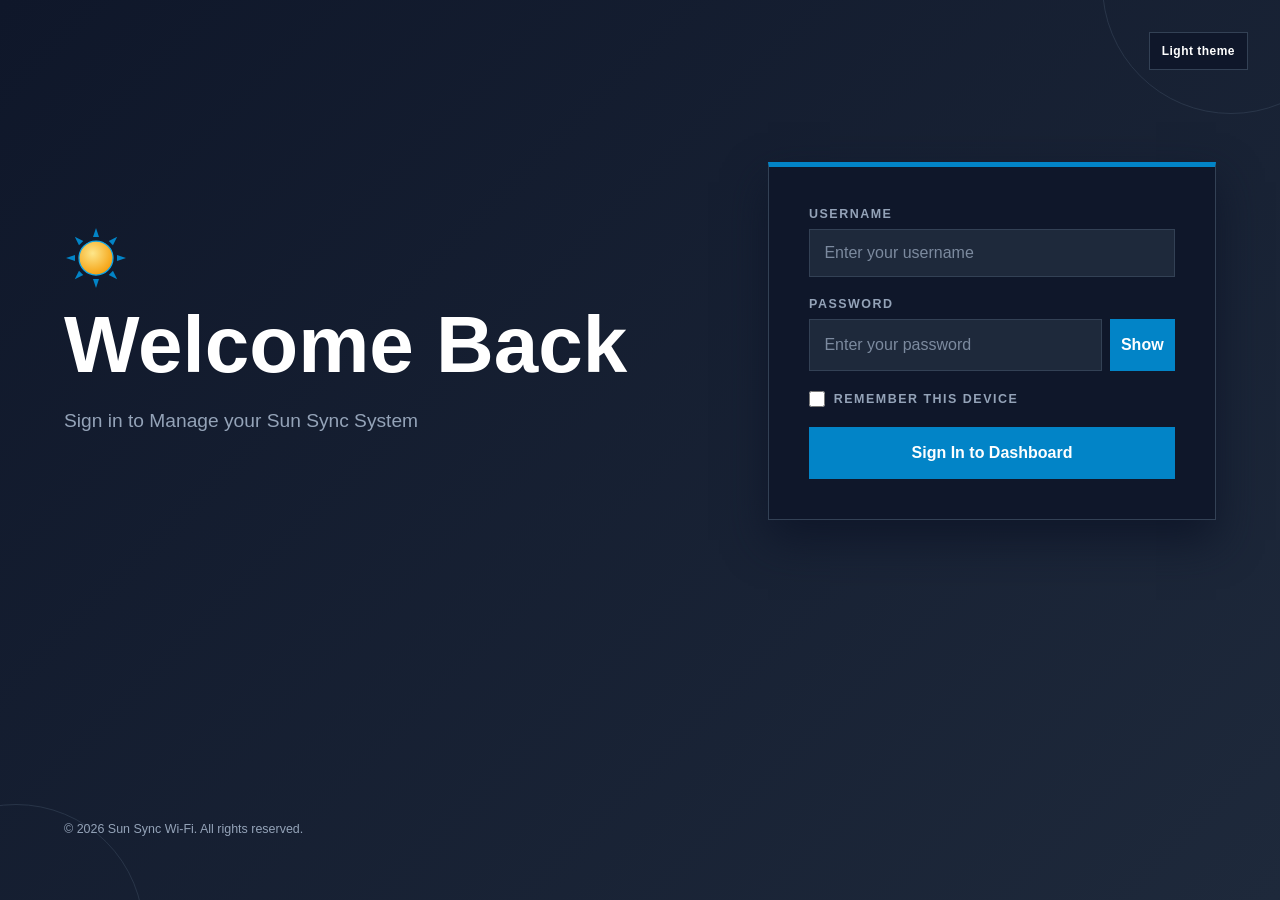
<file: web/dashboard.html>
<!DOCTYPE html>
<html lang="en">
<head>
    <meta charset="UTF-8">
    <meta http-equiv="X-UA-Compatible" content="ie=edge, chrome=1">
    <meta name="viewport" content="width=device-width, initial-scale=1.0">
    <meta name="description" content="Admin Page for Sun Sync">
    <link rel="icon" type="image/svg+xml" href="./resources/img/sun-logo.svg">
    <link rel="stylesheet" href="./resources/css/normalize.css">
    <link rel="stylesheet" href="./resources/css/dashboard.css">
    <link rel="stylesheet" href="./resources/css/theme.css">
    <title>Sun Sync - Admin Dashboard</title>
</head>
<body>
    <div class="container">
        <header class="dash-head">
            <div class="dash-head-main">
                <button class="menu-toggle" type="button" aria-controls="dashboard-sidebar" aria-expanded="false">Menu</button>
                <img class="dash-logo" src="./resources/img/sun-logo.svg" alt="" width="36" height="36">
                <h1>
                    <span class="dash-brand">Sun Sync</span>
                    <span class="dash-context">System Dashboard</span>
                </h1>
            </div>
        </header>
        <div class="wrapper">
            <aside class="sidebar" id="dashboard-sidebar" aria-label="Dashboard navigation">
                <nav class="tabs" aria-label="Dashboard sections">
                    <button class="side-tabs active" type="button" data-target="overview-panel">
                        <svg width="1.5rem" height="1.5rem" viewBox="0 0 24 24" fill="none" xmlns="http://www.w3.org/2000/svg"><path d="M19.9497 17.9497L15 13H22C22 14.933 21.2165 16.683 19.9497 17.9497Z" stroke="currentColor" stroke-width="2" stroke-linecap="round" stroke-linejoin="round"/><path d="M20 10C20 6.13401 16.866 3 13 3V10H20Z" stroke="currentColor" stroke-width="2" stroke-linecap="round" stroke-linejoin="round"/><path d="M2 12C2 16.4183 5.58172 20 10 20C12.2091 20 14.2091 19.1046 15.6569 17.6569L10 12V4C5.58172 4 2 7.58172 2 12Z" stroke="currentColor" stroke-width="2" stroke-linecap="round" stroke-linejoin="round"/></svg>
                        <span>Overview</span>
                    </button>
                    <button class="side-tabs" type="button" data-target="solar-panel">
                        <svg width="1.5rem" height="1.5rem" viewBox="0 0 24 24" fill="none" xmlns="http://www.w3.org/2000/svg"><path d="M14 16H17.8C18.9201 16 19.4802 16 19.908 15.782C20.2843 15.5903 20.5903 15.2843 20.782 14.908C21 14.4802 21 13.9201 21 12.8V6.2C21 5.0799 21 4.51984 20.782 4.09202C20.5903 3.71569 20.2843 3.40973 19.908 3.21799C19.4802 3 18.9201 3 17.8 3H9.2C8.07989 3 7.51984 3 7.09202 3.21799C6.71569 3.40973 6.40973 3.71569 6.21799 4.09202C6.01338 4.49359 6.00082 5.01165 6.00005 6M18 6L13 11L10 8M18 6V9M18 6H15M9 12C9 13.1046 8.10457 14 7 14C5.89543 14 5 13.1046 5 12C5 10.8954 5.89543 10 7 10C8.10457 10 9 10.8954 9 12ZM7 17C7.92997 17 8.39496 17 8.77646 17.1022C9.81173 17.3796 10.6204 18.1883 10.8978 19.2235C11 19.605 11 20.07 11 21H3C3 20.07 3 19.605 3.10222 19.2235C3.37962 18.1883 4.18827 17.3796 5.22354 17.1022C5.60504 17 6.07003 17 7 17Z" stroke="currentColor" stroke-width="2" stroke-linecap="round" stroke-linejoin="round"/></svg>
                        <span>Solar Status</span>
                        
                    </button>
                    <button class="side-tabs" type="button" data-target="wifi-panel">
                        <svg width="1.5rem" height="1.5rem" viewBox="0 0 24 24" fill="none" xmlns="http://www.w3.org/2000/svg"><path d="M12 17.0011H12.01M8 11.5289C9.06151 10.5788 10.4633 10.0011 12 10.0011C13.5367 10.0011 14.9385 10.5788 16 11.5289M10 14.265C10.5308 13.79 11.2316 13.5011 12 13.5011C12.7684 13.5011 13.4692 13.79 14 14.265M3 14.6001V12.1302C3 10.9815 3 10.4071 3.14805 9.87819C3.2792 9.40966 3.49473 8.96898 3.78405 8.5778C4.11067 8.1362 4.56404 7.78358 5.47078 7.07834L8.07078 5.05612C9.47608 3.96311 10.1787 3.4166 10.9546 3.20653C11.6392 3.02116 12.3608 3.02116 13.0454 3.20653C13.8213 3.4166 14.5239 3.96311 15.9292 5.05612L18.5292 7.07834C19.436 7.78358 19.8893 8.1362 20.2159 8.5778C20.5053 8.96898 20.7208 9.40966 20.8519 9.87819C21 10.4071 21 10.9815 21 12.1302V14.6001C21 16.8403 21 17.9604 20.564 18.816C20.1805 19.5687 19.5686 20.1806 18.816 20.5641C17.9603 21.0001 16.8402 21.0001 14.6 21.0001H9.4C7.15979 21.0001 6.03969 21.0001 5.18404 20.5641C4.43139 20.1806 3.81947 19.5687 3.43597 18.816C3 17.9604 3 16.8403 3 14.6001Z" stroke="currentColor" stroke-width="2" stroke-linecap="round" stroke-linejoin="round"/></svg>
                        <span>Wi-Fi Status</span>
                    </button>
                    <button class="side-tabs" type="button" data-target="charge-panel">
                        <svg width="1.5rem" height="1.5rem" viewBox="0 0 24 24" fill="none" xmlns="http://www.w3.org/2000/svg"><path d="M20 18V7.8C20 6.11984 20 5.27976 19.673 4.63803C19.3854 4.07354 18.9265 3.6146 18.362 3.32698C17.7202 3 16.8802 3 15.2 3H8.8C7.11984 3 6.27976 3 5.63803 3.32698C5.07354 3.6146 4.6146 4.07354 4.32698 4.63803C4 5.27976 4 6.11984 4 7.8V18M20 18C20 19.6569 18.6569 21 17 21H7C5.34315 21 4 19.6569 4 18M20 18C20 16.3431 18.6569 15 17 15H7C5.34315 15 4 16.3431 4 18M11.5 6.5L10.5 9H13.5L12.5 11.5M7 18H9" stroke="currentColor" stroke-width="2" stroke-linecap="round" stroke-linejoin="round"/></svg>
                        <span>Charging Status</span>
                    </button>
                    <button class="side-tabs" type="button" data-target="sales-panel">
                        <svg width="1.5rem" height="1.5rem" viewBox="0 0 24 24" fill="none" xmlns="http://www.w3.org/2000/svg"><path d="M14 16H17.8C18.9201 16 19.4802 16 19.908 15.782C20.2843 15.5903 20.5903 15.2843 20.782 14.908C21 14.4802 21 13.9201 21 12.8V6.2C21 5.0799 21 4.51984 20.782 4.09202C20.5903 3.71569 20.2843 3.40973 19.908 3.21799C19.4802 3 18.9201 3 17.8 3H9.2C8.07989 3 7.51984 3 7.09202 3.21799C6.71569 3.40973 6.40973 3.71569 6.21799 4.09202C6.01338 4.49359 6.00082 5.01165 6.00005 6M18 6L13 11L10 8M18 6V9M18 6H15M9 12C9 13.1046 8.10457 14 7 14C5.89543 14 5 13.1046 5 12C5 10.8954 5.89543 10 7 10C8.10457 10 9 10.8954 9 12ZM7 17C7.92997 17 8.39496 17 8.77646 17.1022C9.81173 17.3796 10.6204 18.1883 10.8978 19.2235C11 19.605 11 20.07 11 21H3C3 20.07 3 19.605 3.10222 19.2235C3.37962 18.1883 4.18827 17.3796 5.22354 17.1022C5.60504 17 6.07003 17 7 17Z" stroke="currentColor" stroke-width="2" stroke-linecap="round" stroke-linejoin="round"/></svg>
                        <span>Sales Status</span>
                    </button>
                    <button class="side-tabs" type="button" data-target="settings-panel">
                        <svg width="1.5rem" height="1.5rem" viewBox="0 0 24 24" fill="none" xmlns="http://www.w3.org/2000/svg"><path d="M15 12C15 13.6569 13.6569 15 12 15C10.3431 15 9 13.6569 9 12C9 10.3431 10.3431 9 12 9C13.6569 9 15 10.3431 15 12Z" stroke="currentColor" stroke-width="2" stroke-linecap="round" stroke-linejoin="round"/><path d="M12.9046 3.06005C12.6988 3 12.4659 3 12 3C11.5341 3 11.3012 3 11.0954 3.06005C10.7942 3.14794 10.5281 3.32808 10.3346 3.57511C10.2024 3.74388 10.1159 3.96016 9.94291 4.39272C9.69419 5.01452 9.00393 5.33471 8.36857 5.123L7.79779 4.93281C7.3929 4.79785 7.19045 4.73036 6.99196 4.7188C6.70039 4.70181 6.4102 4.77032 6.15701 4.9159C5.98465 5.01501 5.83376 5.16591 5.53197 5.4677C5.21122 5.78845 5.05084 5.94882 4.94896 6.13189C4.79927 6.40084 4.73595 6.70934 4.76759 7.01551C4.78912 7.2239 4.87335 7.43449 5.04182 7.85566C5.30565 8.51523 5.05184 9.26878 4.44272 9.63433L4.16521 9.80087C3.74031 10.0558 3.52786 10.1833 3.37354 10.3588C3.23698 10.5141 3.13401 10.696 3.07109 10.893C3 11.1156 3 11.3658 3 11.8663C3 12.4589 3 12.7551 3.09462 13.0088C3.17823 13.2329 3.31422 13.4337 3.49124 13.5946C3.69158 13.7766 3.96395 13.8856 4.50866 14.1035C5.06534 14.3261 5.35196 14.9441 5.16236 15.5129L4.94721 16.1584C4.79819 16.6054 4.72367 16.829 4.7169 17.0486C4.70875 17.3127 4.77049 17.5742 4.89587 17.8067C5.00015 18.0002 5.16678 18.1668 5.5 18.5C5.83323 18.8332 5.99985 18.9998 6.19325 19.1041C6.4258 19.2295 6.68733 19.2913 6.9514 19.2831C7.17102 19.2763 7.39456 19.2018 7.84164 19.0528L8.36862 18.8771C9.00393 18.6654 9.6942 18.9855 9.94291 19.6073C10.1159 20.0398 10.2024 20.2561 10.3346 20.4249C10.5281 20.6719 10.7942 20.8521 11.0954 20.94C11.3012 21 11.5341 21 12 21C12.4659 21 12.6988 21 12.9046 20.94C13.2058 20.8521 13.4719 20.6719 13.6654 20.4249C13.7976 20.2561 13.8841 20.0398 14.0571 19.6073C14.3058 18.9855 14.9961 18.6654 15.6313 18.8773L16.1579 19.0529C16.605 19.2019 16.8286 19.2764 17.0482 19.2832C17.3123 19.2913 17.5738 19.2296 17.8063 19.1042C17.9997 18.9999 18.1664 18.8333 18.4996 18.5001C18.8328 18.1669 18.9994 18.0002 19.1037 17.8068C19.2291 17.5743 19.2908 17.3127 19.2827 17.0487C19.2759 16.8291 19.2014 16.6055 19.0524 16.1584L18.8374 15.5134C18.6477 14.9444 18.9344 14.3262 19.4913 14.1035C20.036 13.8856 20.3084 13.7766 20.5088 13.5946C20.6858 13.4337 20.8218 13.2329 20.9054 13.0088C21 12.7551 21 12.4589 21 11.8663C21 11.3658 21 11.1156 20.9289 10.893C20.866 10.696 20.763 10.5141 20.6265 10.3588C20.4721 10.1833 20.2597 10.0558 19.8348 9.80087L19.5569 9.63416C18.9478 9.26867 18.6939 8.51514 18.9578 7.85558C19.1262 7.43443 19.2105 7.22383 19.232 7.01543C19.2636 6.70926 19.2003 6.40077 19.0506 6.13181C18.9487 5.94875 18.7884 5.78837 18.4676 5.46762C18.1658 5.16584 18.0149 5.01494 17.8426 4.91583C17.5894 4.77024 17.2992 4.70174 17.0076 4.71872C16.8091 4.73029 16.6067 4.79777 16.2018 4.93273L15.6314 5.12287C14.9961 5.33464 14.3058 5.0145 14.0571 4.39272C13.8841 3.96016 13.7976 3.74388 13.6654 3.57511C13.4719 3.32808 13.2058 3.14794 12.9046 3.06005Z" stroke="currentColor" stroke-width="2" stroke-linecap="round" stroke-linejoin="round"/></svg>
                        <span>Settings</span>
                    </button>
                </nav>
                <div class="sidebar-tools">
                    <span class="system-status">System Status</span>
                    <button class="theme-toggle" type="button" aria-label="Switch theme">Light theme</button>
                </div>
                <button class="logout-button" type="button">Log Out</button>
            </aside>
            <div class="sidebar-backdrop" aria-hidden="true"></div>
            <main class="panels" id="dashboard-content">
                <div class="tab-panel active" id="overview-panel">
                    <div class="ov-top-grid overview-summary-grid">
                        <div class="card">
                            <div class="card-head">
                                <span>Parameters</span>
                                <svg width="1.5rem" height="1.5rem" viewBox="0 0 24 24" fill="none" xmlns="http://www.w3.org/2000/svg"><path d="M15 12C15 13.6569 13.6569 15 12 15C10.3432 15 9.00004 13.6569 9.00004 12C9.00004 10.3432 10.3432 9.00004 12 9.00004C13.6569 9.00004 15 10.3432 15 12Z" stroke="currentColor" stroke-width="2" stroke-linecap="round" stroke-linejoin="round"/><path d="M7.64338 5.18899L7.56701 6.10541C7.52707 6.58478 7.50709 6.82447 7.40373 7.01167C7.31261 7.1767 7.1767 7.31261 7.01167 7.40373C6.82447 7.50709 6.58477 7.52707 6.10541 7.56701L5.18898 7.64338C4.16259 7.72892 3.6494 7.77168 3.39642 8.00615C3.17627 8.21018 3.05941 8.50232 3.07812 8.8019C3.09961 9.14615 3.44174 9.53105 4.126 10.3008L4.69153 10.9371C5.02586 11.3132 5.19302 11.5012 5.2565 11.7135C5.31243 11.9004 5.31243 12.0997 5.2565 12.2866C5.19302 12.4988 5.02586 12.6869 4.69153 13.063L4.126 13.6992C3.44174 14.469 3.09961 14.8539 3.07812 15.1982C3.05941 15.4978 3.17627 15.7899 3.39642 15.9939C3.6494 16.2284 4.16259 16.2712 5.18899 16.3567L6.10541 16.4331C6.58478 16.473 6.82446 16.493 7.01167 16.5964C7.1767 16.6875 7.31261 16.8234 7.40373 16.9884C7.50709 17.1756 7.52707 17.4153 7.56701 17.8947L7.64338 18.8111C7.72892 19.8375 7.77168 20.3507 8.00615 20.6037C8.21018 20.8238 8.50232 20.9407 8.8019 20.922C9.14615 20.9005 9.53105 20.5583 10.3008 19.8741L10.9371 19.3085C11.3132 18.9742 11.5012 18.8071 11.7135 18.7436C11.9004 18.6876 12.0997 18.6876 12.2866 18.7436C12.4988 18.8071 12.6869 18.9742 13.063 19.3085L13.6992 19.8741C14.469 20.5583 14.8539 20.9005 15.1982 20.922C15.4978 20.9407 15.7899 20.8238 15.9939 20.6037C16.2284 20.3507 16.2712 19.8375 16.3567 18.8111L16.4331 17.8947C16.473 17.4153 16.493 17.1756 16.5964 16.9884C16.6875 16.8234 16.8234 16.6875 16.9884 16.5964C17.1756 16.493 17.4153 16.473 17.8947 16.4331L18.8111 16.3567C19.8375 16.2712 20.3507 16.2284 20.6037 15.9939C20.8238 15.7899 20.9407 15.4978 20.922 15.1982C20.9005 14.8539 20.5583 14.469 19.8741 13.6992L19.3085 13.063C18.9742 12.6869 18.8071 12.4988 18.7436 12.2866C18.6876 12.0997 18.6876 11.9004 18.7436 11.7135C18.8071 11.5012 18.9742 11.3132 19.3085 10.9371L19.8741 10.3008C20.5583 9.53105 20.9005 9.14615 20.922 8.8019C20.9407 8.50232 20.8238 8.21018 20.6037 8.00615C20.3507 7.77168 19.8375 7.72892 18.8111 7.64338L17.8947 7.56701C17.4153 7.52707 17.1756 7.50709 16.9884 7.40373C16.8234 7.31261 16.6875 7.1767 16.5964 7.01167C16.493 6.82446 16.473 6.58478 16.4331 6.10541L16.3567 5.18898C16.2712 4.16259 16.2284 3.6494 15.9939 3.39642C15.7899 3.17627 15.4978 3.05941 15.1982 3.07812C14.8539 3.09961 14.469 3.44174 13.6992 4.126L13.063 4.69153C12.6869 5.02586 12.4988 5.19302 12.2866 5.2565C12.0997 5.31243 11.9004 5.31243 11.7135 5.2565C11.5012 5.19302 11.3132 5.02586 10.9371 4.69153L10.3008 4.126C9.53105 3.44174 9.14615 3.09961 8.8019 3.07812C8.50232 3.05941 8.21018 3.17627 8.00615 3.39642C7.77168 3.6494 7.72892 4.16259 7.64338 5.18899Z" stroke="currentColor" stroke-width="2" stroke-linecap="round" stroke-linejoin="round"/></svg>

                            </div>
                            <div class="card-body">
                                <div class="card-val" id="overview-parameters-value">--</div>
                                <div class="card-sub">Rates per coin</div>
                            </div>
                        </div>
                        <div class="card">
                            <div class="card-head">
                                <span>Battery</span>
                                <svg width="1.5rem" height="1.5rem" viewBox="0 0 24 24" fill="none" xmlns="http://www.w3.org/2000/svg"><path d="M11 9L9.5 12H13.5L12 15M21 13V11M6.2 18H16.8C17.9201 18 18.4802 18 18.908 17.782C19.2843 17.5903 19.5903 17.2843 19.782 16.908C20 16.4802 20 15.9201 20 14.8V9.2C20 8.0799 20 7.51984 19.782 7.09202C19.5903 6.71569 19.2843 6.40973 18.908 6.21799C18.4802 6 17.9201 6 16.8 6H6.2C5.0799 6 4.51984 6 4.09202 6.21799C3.71569 6.40973 3.40973 6.71569 3.21799 7.09202C3 7.51984 3 8.07989 3 9.2V14.8C3 15.9201 3 16.4802 3.21799 16.908C3.40973 17.2843 3.71569 17.5903 4.09202 17.782C4.51984 18 5.07989 18 6.2 18Z" stroke="currentColor" stroke-width="2" stroke-linecap="round" stroke-linejoin="round"/></svg>

                            </div>
                            <div class="card-body">
                                <div class="card-val" id="overview-battery-value">--</div>
                                <div class="card-sub">Current battery level</div>
                            </div>
                        </div>
                        <div class="card">
                            <div class="card-head">
                                <span>Wi-Fi Users</span>
                                <svg width="1.5rem" height="1.5rem" viewBox="0 0 24 24" fill="none" xmlns="http://www.w3.org/2000/svg"><path d="M1.33309 8.07433C0.92156 8.44266 0.886539 9.07485 1.25487 9.48638C1.62319 9.89791 2.25539 9.93293 2.66691 9.5646L1.33309 8.07433ZM21.3331 9.5646C21.7446 9.93293 22.3768 9.89791 22.7451 9.48638C23.1135 9.07485 23.0784 8.44266 22.6669 8.07433L21.3331 9.5646ZM12 19C11.4477 19 11 19.4477 11 20C11 20.5523 11.4477 21 12 21V19ZM12.01 21C12.5623 21 13.01 20.5523 13.01 20C13.01 19.4477 12.5623 19 12.01 19V21ZM14.6905 17.04C15.099 17.4116 15.7315 17.3817 16.1031 16.9732C16.4748 16.5646 16.4448 15.9322 16.0363 15.5605L14.6905 17.04ZM18.0539 13.3403C18.4624 13.7119 19.0949 13.682 19.4665 13.2734C19.8381 12.8649 19.8082 12.2324 19.3997 11.8608L18.0539 13.3403ZM7.96372 15.5605C7.55517 15.9322 7.52524 16.5646 7.89687 16.9732C8.2685 17.3817 8.90095 17.4116 9.3095 17.04L7.96372 15.5605ZM4.60034 11.8608C4.19179 12.2324 4.16185 12.8649 4.53348 13.2734C4.90511 13.682 5.53756 13.7119 5.94611 13.3403L4.60034 11.8608ZM2.66691 9.5646C5.14444 7.34716 8.41371 6 12 6V4C7.90275 4 4.16312 5.54138 1.33309 8.07433L2.66691 9.5646ZM12 6C15.5863 6 18.8556 7.34716 21.3331 9.5646L22.6669 8.07433C19.8369 5.54138 16.0972 4 12 4V6ZM12 21H12.01V19H12V21ZM12 16C13.0367 16 13.9793 16.3931 14.6905 17.04L16.0363 15.5605C14.9713 14.5918 13.5536 14 12 14V16ZM12 11C14.3319 11 16.4546 11.8855 18.0539 13.3403L19.3997 11.8608C17.4466 10.0842 14.8487 9 12 9V11ZM9.3095 17.04C10.0207 16.3931 10.9633 16 12 16V14C10.4464 14 9.02872 14.5918 7.96372 15.5605L9.3095 17.04ZM5.94611 13.3403C7.54544 11.8855 9.66815 11 12 11V9C9.15127 9 6.55344 10.0842 4.60034 11.8608L5.94611 13.3403Z" fill="currentColor"/></svg>
                                
                            </div>
                            <div class="card-body">
                                <div class="card-val" id="overview-wifi-value">--</div>
                                <div class="card-sub">Active Wi-Fi users</div>
                            </div>
                        </div>
                        <div class="card">
                            <div class="card-head">
                                <span>Charging Users</span>
                                <svg width="1.5rem" height="1.5rem" viewBox="0 0 24 24" fill="none" xmlns="http://www.w3.org/2000/svg"><path d="M17.4009 19.2C19.5864 17.558 21 14.9441 21 12C21 7.02944 16.9706 3 12 3C7.02944 3 3 7.02944 3 12C3 16.9706 7.02944 21 12 21V16M10 8V11M14 8V11M8 11H16V12.8C16 13.9201 16 14.4802 15.782 14.908C15.5903 15.2843 15.2843 15.5903 14.908 15.782C14.4802 16 13.9201 16 12.8 16H11.2C10.0799 16 9.51984 16 9.09202 15.782C8.71569 15.5903 8.40973 15.2843 8.21799 14.908C8 14.4802 8 13.9201 8 12.8V11Z" stroke="currentColor" stroke-width="2" stroke-linecap="round" stroke-linejoin="round"/></svg>

                            </div>
                            <div class="card-body">
                                <div class="card-val" id="overview-charging-value">--</div>
                                <div class="card-sub">Active charging users</div>
                            </div>
                        </div>
                        <div class="card">
                            <div class="card-head">
                                <span>Total Sales</span>
                                <svg width="1.5rem" height="1.5rem" viewBox="0 0 24 24" fill="none" xmlns="http://www.w3.org/2000/svg"><path d="M11 4C11 3.44772 10.5523 3 10 3C9.44772 3 9 3.44772 9 4H11ZM9 20C9 20.5523 9.44772 21 10 21C10.5523 21 11 20.5523 11 20H9ZM15 4C15 3.44772 14.5523 3 14 3C13.4477 3 13 3.44772 13 4H15ZM13 20C13 20.5523 13.4477 21 14 21C14.5523 21 15 20.5523 15 20H13ZM6.22354 11.8978L6.48236 10.9319L6.22354 11.8978ZM4.10222 9.77646L5.06815 9.51764L4.10222 9.77646ZM19.8978 9.77646L18.9319 9.51764L19.8978 9.77646ZM17.7765 11.8978L17.5176 10.9319L17.7765 11.8978ZM17.7765 4.10222L17.5176 5.06815L17.7765 4.10222ZM19.8978 6.22354L18.9319 6.48236L19.8978 6.22354ZM6.22354 4.10222L6.48236 5.06815L6.22354 4.10222ZM4.10222 6.22354L5.06815 6.48236L4.10222 6.22354ZM4.10222 13.7765L3.1363 14.0353L4.10222 13.7765ZM6.22354 15.8978L5.96472 16.8637H5.96472L6.22354 15.8978ZM19.8978 13.7765L20.8637 14.0353V14.0353L19.8978 13.7765ZM17.7765 15.8978L17.5176 14.9319L17.7765 15.8978ZM6.22354 19.8978L5.96472 20.8637H5.96472L6.22354 19.8978ZM4.10222 17.7765L5.06815 17.5176L5.06815 17.5176L4.10222 17.7765ZM17.7765 19.8978L18.0353 20.8637H18.0353L17.7765 19.8978ZM19.8978 17.7765L20.8637 18.0353V18.0353L19.8978 17.7765ZM7 7C6.44772 7 6 7.44772 6 8C6 8.55228 6.44772 9 7 9V7ZM7.01 9C7.56228 9 8.01 8.55228 8.01 8C8.01 7.44772 7.56228 7 7.01 7V9ZM17 7C16.4477 7 16 7.44772 16 8C16 8.55228 16.4477 9 17 9V7ZM17.01 9C17.5623 9 18.01 8.55228 18.01 8C18.01 7.44772 17.5623 7 17.01 7V9ZM9 4V20H11V4H9ZM13 4V20H15V4H13ZM8 5H16V3H8V5ZM16 11H8V13H16V11ZM8 11C7.00565 11 6.70464 10.9914 6.48236 10.9319L5.96472 12.8637C6.50545 13.0086 7.13441 13 8 13V11ZM3 8C3 8.86559 2.99141 9.49455 3.1363 10.0353L5.06815 9.51764C5.00859 9.29536 5 8.99435 5 8H3ZM6.48236 10.9319C5.79218 10.7469 5.25308 10.2078 5.06815 9.51764L3.1363 10.0353C3.50617 11.4156 4.58436 12.4938 5.96472 12.8637L6.48236 10.9319ZM19 8C19 8.99435 18.9914 9.29536 18.9319 9.51764L20.8637 10.0353C21.0086 9.49455 21 8.86559 21 8H19ZM16 13C16.8656 13 17.4946 13.0086 18.0353 12.8637L17.5176 10.9319C17.2954 10.9914 16.9944 11 16 11V13ZM18.9319 9.51764C18.7469 10.2078 18.2078 10.7469 17.5176 10.9319L18.0353 12.8637C19.4156 12.4938 20.4938 11.4156 20.8637 10.0353L18.9319 9.51764ZM16 5C16.9944 5 17.2954 5.00859 17.5176 5.06815L18.0353 3.1363C17.4946 2.99141 16.8656 3 16 3V5ZM21 8C21 7.13441 21.0086 6.50545 20.8637 5.96472L18.9319 6.48236C18.9914 6.70464 19 7.00565 19 8H21ZM17.5176 5.06815C18.2078 5.25308 18.7469 5.79218 18.9319 6.48236L20.8637 5.96472C20.4938 4.58436 19.4156 3.50617 18.0353 3.1363L17.5176 5.06815ZM8 3C7.13441 3 6.50545 2.99141 5.96472 3.1363L6.48236 5.06815C6.70464 5.00859 7.00565 5 8 5V3ZM5 8C5 7.00565 5.00859 6.70464 5.06815 6.48236L3.1363 5.96472C2.99141 6.50545 3 7.13441 3 8H5ZM5.96472 3.1363C4.58436 3.50617 3.50617 4.58436 3.1363 5.96472L5.06815 6.48236C5.25308 5.79218 5.79218 5.25308 6.48236 5.06815L5.96472 3.1363ZM10 15H8V17H10V15ZM16 15H14V17H16V15ZM3 12C3 12.8656 2.99141 13.4946 3.1363 14.0353L5.06815 13.5176C5.00859 13.2954 5 12.9944 5 12H3ZM8 15C7.00565 15 6.70464 14.9914 6.48236 14.9319L5.96472 16.8637C6.50545 17.0086 7.13441 17 8 17V15ZM3.1363 14.0353C3.50617 15.4156 4.58436 16.4938 5.96472 16.8637L6.48236 14.9319C5.79218 14.7469 5.25308 14.2078 5.06815 13.5176L3.1363 14.0353ZM19 12C19 12.9944 18.9914 13.2954 18.9319 13.5176L20.8637 14.0353C21.0086 13.4946 21 12.8656 21 12H19ZM16 17C16.8656 17 17.4946 17.0086 18.0353 16.8637L17.5176 14.9319C17.2954 14.9914 16.9944 15 16 15V17ZM18.9319 13.5176C18.7469 14.2078 18.2078 14.7469 17.5176 14.9319L18.0353 16.8637C19.4156 16.4938 20.4938 15.4156 20.8637 14.0353L18.9319 13.5176ZM16 19H8V21H16V19ZM21 16V8H19V16H21ZM5 16V8H3V16H5ZM8 19C7.00565 19 6.70464 18.9914 6.48236 18.9319L5.96472 20.8637C6.50545 21.0086 7.13441 21 8 21V19ZM3 16C3 16.8656 2.99141 17.4946 3.1363 18.0353L5.06815 17.5176C5.00859 17.2954 5 16.9944 5 16H3ZM6.48236 18.9319C5.79218 18.7469 5.25308 18.2078 5.06815 17.5176L3.1363 18.0353C3.50617 19.4156 4.58436 20.4938 5.96472 20.8637L6.48236 18.9319ZM16 21C16.8656 21 17.4946 21.0086 18.0353 20.8637L17.5176 18.9319C17.2954 18.9914 16.9944 19 16 19V21ZM19 16C19 16.9944 18.9914 17.2954 18.9319 17.5176L20.8637 18.0353C21.0086 17.4946 21 16.8656 21 16H19ZM18.0353 20.8637C19.4156 20.4938 20.4938 19.4156 20.8637 18.0353L18.9319 17.5176C18.7469 18.2078 18.2078 18.7469 17.5176 18.9319L18.0353 20.8637ZM7 9H7.01V7H7V9ZM17 9H17.01V7H17V9Z" fill="currentColor"/></svg>

                            </div>
                            <div class="card-body">
                                <div class="card-val" id="overview-sales-value">--</div>
                                <div class="card-sub">All-time sales</div>
                            </div>
                        </div>
                    </div>
                    <div class="ov-bot-grid">
                        <div class="sys-diag">
                            <div class="card">
                                <div class="sec-title">
                                    <span>System Activity</span>
                                </div>
                                <div class="table-responsive">
                                    <table class="overview-activity-table">
                                        <thead>
                                            <tr><th>Metric</th><th>Value</th><th>Updated</th></tr>
                                        </thead>
                                        <tbody id="overview-activity-body">
                                            <tr><td colspan="3">Loading activity...</td></tr>
                                        </tbody>
                                    </table>
                                </div>
                                <div class="sales-pagination overview-pagination" aria-label="Overview activity pages">
                                    <button type="button" id="overview-previous" disabled>Previous</button>
                                    <span id="overview-page-status">Page 1 of 1</span>
                                    <button type="button" id="overview-next" disabled>Next</button>
                                </div>
                            </div>
                            <div class="card">
                                <div class="param-info">
                                    <h3>System Health</h3>
                                    <ul class="param-list">
                                        <li class="param-itm">
                                            <span>System Status</span>
                                            <span id="system-status-value">Checking...</span>
                                        </li>
                                        <li class="param-itm">
                                            <span>System Uptime</span>
                                            <span id="system-uptime-value">--</span>
                                        </li>
                                        <li class="param-itm">
                                            <span title="System temperature telemetry is not connected yet.">System Temperature</span>
                                            <span title="System temperature telemetry is not connected yet.">Data unavailable</span>
                                        </li>
                                    </ul>
                                    <div class="health-actions">
                                        <button class="param-btn" id="check-diagnostic" type="button">Check Diagnostic</button>
                                        <button class="param-btn export-btn" id="export-business-data" type="button">Export Business Data</button>
                                    </div>
                                    <span class="health-status" id="health-status-value" role="status" aria-live="polite"></span>
                                    <div class="backup-controls">
                                        <label for="backup-frequency">Automatic database backup
                                            <select id="backup-frequency">
                                                <option value="manual">Manual only</option>
                                                <option value="daily">Daily</option>
                                                <option value="weekly">Weekly</option>
                                                <option value="monthly">Monthly</option>
                                            </select>
                                        </label>
                                        <button class="param-btn" id="backup-now" type="button">Backup Database Now</button>
                                        <span class="health-status" id="backup-status-value" role="status" aria-live="polite"></span>
                                        <div class="backup-summary" id="backup-summary" aria-live="polite">
                                            <span>Last backup: --</span>
                                            <span>Next backup: --</span>
                                        </div>
                                        <ul class="backup-history" id="backup-history" aria-label="Recent database backups"></ul>
                                    </div>
                                </div>
                            </div>
                        </div>
                    </div>
                </div>
                <div class="tab-panel" id="solar-panel">
                    <div class="ov-top-grid">
                        <div class="card solar-summary-card">
                            <div class="card-head">
                                <span>Panel DC Bus Voltage</span>
                            </div>
                            <div class="card-body">
                                <div class="card-val" id="sensor-bus-voltage">--</div>
                                <div class="card-sub">Panel INA219 measurement</div>
                            </div>
                        </div>
                        <div class="card solar-summary-card">
                            <div class="card-head">
                                <span>Panel DC Current</span>
                            </div>
                            <div class="card-body">
                                <div class="card-val" id="sensor-current">--</div>
                                <div class="card-sub">Panel INA219 measurement</div>
                            </div>
                        </div>
                        <div class="card solar-summary-card">
                            <div class="card-head">
                                <span>Panel DC Power</span>
                            </div>
                            <div class="card-body">
                                <div class="card-val" id="sensor-power">--</div>
                                <div class="card-sub">Panel INA219 measurement</div>
                            </div>
                        </div>
                    </div>
                    <section class="card battery-flow-card" aria-labelledby="sensor-status-title">
                        <div class="card-head">
                            <span id="sensor-status-title">Panel Sensor Status</span>
                            <span class="power-source-status" id="sensor-status"
                                  data-state="pending" role="status" aria-live="polite">
                                Waiting for ESP32 readings
                            </span>
                        </div>
                        <div class="battery-flow-body">
                            <div class="battery-flow-reading">
                                <span>Last sensor update</span>
                                <strong id="sensor-updated-at">--</strong>
                            </div>
                        </div>
                    </section>
                    <div class="bot-cont">
                        <div class="card solar-chart-card">
                            <div class="card-head">
                                <span>Solar Output History</span>
                            </div>
                            <div class="card-body solar-chart-body">
                                <div class="solar-chart-wrap">
                                    <canvas id="solar-output-chart" aria-label="Solar output history in watts"></canvas>
                                </div>
                            </div>
                        </div>
                    </div>
                </div>
                <div class="tab-panel" id="wifi-panel">
                    <div class="ov-top-grid">
                        <div class="card wifi-summary-card">
                            <div class="card-head">
                                <span>Active AP Clients</span>
                            </div>
                            <div class="card-body">
                                <div class="card-val" id="wifi-ap-active-value">--</div>
                                <div class="card-sub">Currently connected to ESP32</div>
                            </div>
                        </div>
                        <div class="card wifi-summary-card">
                            <div class="card-head">
                                <span>Total Sessions</span>
                            </div>
                            <div class="card-body">
                                <div class="card-val" id="wifi-total-value">--</div>
                                <div class="card-sub">Recorded Wi-Fi sessions</div>
                            </div>
                        </div>
                        <div class="card wifi-summary-card">
                            <div class="card-head">
                                <span>Data Downloaded (This Month)</span>
                            </div>
                            <div class="card-body">
                                <div class="card-val" id="wifi-data-value">--</div>
                                <div class="card-sub">Downloaded by Wi-Fi users this month</div>
                            </div>
                        </div>
                        <div class="card wifi-summary-card">
                            <div class="card-head">
                                <span>Average Downloaded</span>
                            </div>
                            <div class="card-body">
                                <div class="card-val" id="wifi-avg-value">--</div>
                                <div class="card-sub" id="wifi-avg-sub">Per session this month</div>
                            </div>
                        </div>
                    </div>
                    <div class="bot-cont">
                        <div class="card solar-chart-card">
                            <div class="card-head">
                                <span>Data Downloaded (This Month)</span>
                            </div>
                            <div class="card-body solar-chart-body">
                                <div class="solar-chart-wrap">
                                    <canvas id="wifi-data-chart" aria-label="Data downloaded per day this month in megabytes"></canvas>
                                </div>
                            </div>
                        </div>
                    </div>
                    <div class="bot-cont wifi-cards-stack">
                        <div class="card wifi-clients-card">
                            <div class="card-head">
                                <span>Recorded Wi-Fi Sessions</span>
                                <button class="param-btn" id="stop-all-sessions" type="button">Stop all sessions</button>
                            </div>
                            <div class="card-body">
                                <table class="wifi-clients-table">
                                    <thead>
                                        <tr><th>Device</th><th>Target</th><th>Status</th><th>Data downloaded</th><th>Duration</th><th>Action</th></tr>
                                    </thead>
                                    <tbody id="wifi-clients-body">
                                        <tr><td colspan="6">Loading Wi-Fi sessions...</td></tr>
                                    </tbody>
                                </table>
                                <div class="sales-pagination wifi-pagination" aria-label="Wi-Fi session pages">
                                    <button type="button" id="wifi-previous" disabled>Previous</button>
                                    <span id="wifi-page-status">Page 1 of 1</span>
                                    <button type="button" id="wifi-next" disabled>Next</button>
                                </div>
                            </div>
                        </div>
                        <div class="card wifi-clients-card">
                            <div class="card-head">
                                <span>Connected Devices</span>
                            </div>
                            <div class="card-body">
                                <p class="card-sub" id="esp32-wifi-status" role="status" aria-live="polite">
                                    Waiting for ESP32 client data.
                                </p>
                                <table class="wifi-clients-table">
                                    <thead>
                                        <tr><th>Device name</th><th>IP address</th><th>MAC address</th><th>Signal</th><th>Downloaded</th></tr>
                                    </thead>
                                    <tbody id="esp32-wifi-clients-body">
                                        <tr><td colspan="5">Loading connected devices...</td></tr>
                                    </tbody>
                                </table>
                                <div class="sales-pagination wifi-pagination" aria-label="Connected device pages">
                                    <button type="button" id="wifi-ap-previous" disabled>Previous</button>
                                    <span id="wifi-ap-page-status" aria-live="polite">Page 1 of 1</span>
                                    <button type="button" id="wifi-ap-next" disabled>Next</button>
                                </div>
                            </div>
                        </div>
                    </div>
                </div>
                <div class="tab-panel" id="charge-panel">
                    <div class="ov-top-grid">
                        <div class="card charging-summary-card">
                            <div class="card-head">
                                <span>Ports in Use</span>
                            </div>
                            <div class="card-body">
                                <div class="card-val" id="charging-used-value">--</div>
                                <div class="card-sub">Active charging sessions</div>
                            </div>
                        </div>
                        <div class="card charging-summary-card">
                            <div class="card-head">
                                <span>Total Charging Sessions</span>
                            </div>
                            <div class="card-body">
                                <div class="card-val" id="charging-total-value">--</div>
                                <div class="card-sub">Recorded charging sessions</div>
                            </div>
                        </div>
                        <div class="card charging-summary-card">
                            <div class="card-head">
                                <span>Average Session Time</span>
                            </div>
                            <div class="card-body">
                                <div class="card-val" id="charging-average-value">--</div>
                                <div class="card-sub">Average session duration</div>
                            </div>
                        </div>
                    </div>
                    <section class="card battery-flow-card" aria-labelledby="charging-battery-title">
                        <div class="card-head">
                            <span id="charging-battery-title">Battery Level</span>
                            <span class="power-source-status" id="charging-battery-status"
                                  data-state="pending" role="status" aria-live="polite">
                                Waiting for battery reading
                            </span>
                        </div>
                        <div class="battery-flow-body">
                            <div class="battery-flow-reading">
                                <span>Estimated charge</span>
                                <strong id="charging-battery-value">--</strong>
                            </div>
                            <div class="battery-flow-track" id="charging-battery-bar"
                                 role="progressbar" aria-label="Estimated battery charge"
                                 aria-valuemin="0" aria-valuemax="100" aria-valuenow="0"
                                 aria-valuetext="Waiting for battery reading">
                                <span class="battery-flow-fill" id="charging-battery-fill"></span>
                            </div>
                            <div class="battery-flow-reading">
                                <span>INA219 battery voltage</span>
                                <strong id="charging-battery-voltage">--</strong>
                            </div>
                            <div class="battery-flow-reading">
                                <span>Battery current</span>
                                <strong id="charging-battery-current">--</strong>
                            </div>
                            <div class="battery-flow-reading">
                                <span>Battery power</span>
                                <strong id="charging-battery-power">--</strong>
                            </div>
                            <div class="card-sub">Voltage-based estimate for a 1S Li-ion pack (3.0–4.2 V); load can affect accuracy.</div>
                        </div>
                    </section>
                    <div class="bot-cont">
                        <div class="card charging-chart-card">
                            <div class="card-head">
                                <span>Port Distribution</span>
                            </div>
                            <div class="card-body charging-chart-body">
                                <div class="charging-chart-wrap">
                                    <canvas id="charging-port-chart" aria-label="Charging sessions in use versus inactive"></canvas>
                                </div>
                            </div>
                        </div>
                    </div>
                    <div class="bot-cont wifi-cards-stack">
                        <div class="card wifi-clients-card">
                            <div class="card-head">
                                <span>Recorded Charging Sessions</span>
                                <button class="param-btn" id="stop-all-charging" type="button">Stop all sessions</button>
                            </div>
                            <div class="card-body">
                                <table class="wifi-clients-table">
                                    <thead>
                                        <tr><th>Device</th><th>Started</th><th>Status</th><th>Duration</th><th>Action</th></tr>
                                    </thead>
                                    <tbody id="charging-sessions-body">
                                        <tr><td colspan="5">Loading charging sessions...</td></tr>
                                    </tbody>
                                </table>
                                <div class="sales-pagination wifi-pagination" aria-label="Charging session pages">
                                    <button type="button" id="charging-previous" disabled>Previous</button>
                                    <span id="charging-page-status">Page 1 of 1</span>
                                    <button type="button" id="charging-next" disabled>Next</button>
                                </div>
                            </div>
                        </div>
                    </div>
                </div>
                <div class="tab-panel" id="sales-panel">
                    <div class="ov-top-grid">
                        <div class="card sales-summary-card">
                            <div class="card-head">
                                <span>Total Revenue (Today)</span>
                            </div>
                            <div class="card-body">
                                <div class="card-val" id="sales-today-value">--</div>
                                <div class="card-sub">PHP collected today</div>
                            </div>
                        </div>
                        <div class="card sales-summary-card">
                            <div class="card-head">
                                <span>Total Transactions</span>
                            </div>
                            <div class="card-body">
                                <div class="card-val" id="sales-count-value">--</div>
                                <div class="card-sub">Recorded transactions</div>
                            </div>
                        </div>
                        <div class="card sales-summary-card">
                            <div class="card-head">
                                <span>Total Sales (Month)</span>
                            </div>
                            <div class="card-body">
                                <div class="card-val" id="sales-month-value">--</div>
                                <div class="card-sub">PHP collected this month</div>
                            </div>
                        </div>
                    </div>
                    <div class="bot-cont">
                        <div class="card solar-chart-card">
                            <div class="card-head">
                                <span>Sales History (Last 7 Days)</span>
                            </div>
                            <div class="card-body solar-chart-body">
                                <div class="solar-chart-wrap">
                                    <canvas id="sales-chart" aria-label="Daily sales in pesos for the last seven days"></canvas>
                                </div>
                            </div>
                        </div>
                    </div>
                    <div class="bot-cont">
                        <div class="card sales-transactions-card">
                            <div class="card-head">
                                <span>Recent Transactions</span>
                            </div>
                            <div class="card-body">
                                <div class="sales-table-container">
                                    <table class="sales-table">
                                        <thead>
                                            <tr>
                                                <th>Time</th>
                                                <th>Device</th>
                                                <th>Type</th>
                                                <th>Coins</th>
                                                <th>Amount</th>
                                            </tr>
                                        </thead>
                                        <tbody id="recent-transactions-body">
                                            <tr><td colspan="5">Loading transactions...</td></tr>
                                        </tbody>
                                    </table>
                                </div>
                                <div class="sales-pagination" aria-label="Transaction pages">
                                    <button type="button" id="sales-previous" disabled>Previous</button>
                                    <span id="sales-page-status">Page 1 of 1</span>
                                    <button type="button" id="sales-next" disabled>Next</button>
                                </div>
                            </div>
                        </div>
                    </div>
                </div>
                <div class="tab-panel" id="settings-panel">
                    <div class="sys-settings">
                        <div class="card">
                            <div class="card-head">
                                <span>System Parameters & Controls</span>
                                <button type="button" class="settings-open-button" id="open-settings">Edit Settings</button>
                            </div>
                            <div class="card-body">
                                <p>Configure operational limits and pricing rules.</p>
                            </div>
                        </div>

                    </div>
                </div>
            </main>

        </div>
    </div>
    <dialog id="settings-dialog" class="settings-dialog">
        <form id="settings-form">
            <div class="settings-dialog-head">
                <h2>Edit System Settings</h2>
                <button type="button" class="settings-close-button" id="close-settings" aria-label="Close settings">Close</button>
            </div>
            <div class="settings-form-grid">
                <label>Wi-Fi rate per coin (seconds)<input name="wifi_rate_per_coin" type="number" min="0" step="1" required></label>
                <label>Charging rate per coin (same as Wi-Fi)<input name="charging_rate_per_coin" type="number" min="0" step="1" readonly required></label>
            </div>
            <section class="backup-recovery" aria-labelledby="router-power-title">
                <h3 id="router-power-title">Router Power</h3>
                <p>Switch the router's power relay. Turning it off cuts internet for everyone and the kiosk cannot hear the backend meanwhile, so it switches the router back on by itself after 10 minutes.</p>
                <button type="button" class="settings-recovery-button" id="router-power-toggle" disabled>Loading router state...</button>
                <p class="settings-form-status" id="router-power-status" role="status" aria-live="polite"></p>
            </section>
            <section class="backup-recovery" aria-labelledby="backup-recovery-title">
                <h3 id="backup-recovery-title">Recover Database</h3>
                <p>Select a backup to restore the system data. A safety backup is created automatically before recovery.</p>
                <label for="backup-recovery-select">Available backups
                    <select id="backup-recovery-select">
                        <option value="">No backups available</option>
                    </select>
                </label>
                <button type="button" class="settings-recovery-button" id="restore-backup" disabled>Recover Selected Backup</button>
                <p class="settings-form-status" id="backup-recovery-status" role="status" aria-live="polite"></p>
            </section>
            <p class="settings-form-status" id="settings-form-status" role="status" aria-live="polite"></p>
            <div class="settings-dialog-actions">
                <button type="button" class="settings-cancel-button" id="cancel-settings">Cancel</button>
                <button type="submit" class="settings-save-button">Save Settings</button>
            </div>
        </form>
    </dialog>
    <div id="settings-toast" class="settings-toast" role="status" aria-live="polite" aria-atomic="true"></div>
    <script src="./resources/js/vendor/chart.umd.min.js"></script>
    <script src="./resources/js/dashboard.js"></script>
    <script src="./resources/js/theme.js"></script>
</body>
</html>
</file>
<file: web/resources/css/dashboard.css>
:root {
    --side-bg: #1e293b;
    --side-text: #94a3b8;
    --side-activeb: #0284c7;
    --side-textb: #ffffff;
    --side-hoverb: #334155;
    --color-border: #e2e8f0;
    --color-text: #1e293b;
    --head-bg: #0f172a;
}

* {
    box-sizing: border-box;
}

html,
body {
    min-width: 320px;
    min-height: 100%;
}

body {
    margin: 0;
    overflow-x: hidden;
    background: var(--side-bg);
    color: var(--color-text);
    font-family: 'Trebuchet MS', 'Segoe UI', sans-serif;
}

button,
input,
select {
    font: inherit;
}

button {
    border-radius: 0;
}

.menu-toggle {
    display: none;
}

.container {
    --dash-head-height: 4.5rem;
    min-height: 100svh;
    display: flex;
    flex-direction: column;
    background: var(--side-bg);
}

.dash-head {
    display: flex;
    align-items: center;
    justify-content: space-between;
    min-height: 4.5rem;
    padding: 1rem clamp(1rem, 3vw, 2rem);
    border-bottom: 1px solid var(--side-hoverb);
    background-color: var(--head-bg);
    color: var(--side-textb);
    font-size: clamp(1rem, 2vw, 1.25rem);
    font-weight: bold;
    letter-spacing: 0.05rem;
}

.dash-head h1 {
    display: flex;
    align-items: baseline;
    gap: 0.65rem;
    margin: 0;
    line-height: 1.15;
}

.dash-head-main {
    display: flex;
    align-items: center;
    gap: 1rem;
    min-width: 0;
}

.system-status {
    color: var(--side-text);
    font-size: 0.8rem;
    font-weight: 400;
    letter-spacing: 0.1em;
    text-transform: uppercase;
}

.dash-brand {
    color: var(--side-textb);
}

.dash-logo {
    flex: none;
    width: 2.25rem;
    height: 2.25rem;
}

.dash-context {
    color: var(--side-text);
    font-size: 0.7em;
    font-weight: 400;
    letter-spacing: 0.08em;
    text-transform: uppercase;
}

.wrapper {
    display: grid;
    grid-template-columns: minmax(12rem, 16rem) minmax(0, 1fr);
    flex: 1;
    min-height: 0;
}
.sidebar {
    display: flex;
    flex-direction: column;
    min-height: 0;
    border-right: 1px solid var(--side-hoverb);
    background-color: var(--side-bg);
}
.sidebar-backdrop {
    display: none;
}
.tabs {
    display: flex;
    flex-direction: column;
    gap: 0.35rem;
    margin: 0;
    padding: 1rem 0.75rem;
}

.sidebar-tools {
    display: grid;
    gap: 0.7rem;
    margin: 1rem 0.75rem 0;
    padding-top: 1rem;
    border-top: 1px solid var(--side-hoverb);
}

.sidebar-tools .theme-toggle {
    width: 100%;
}

.logout-button {
    width: calc(100% - 1.5rem);
    min-height: 2.8rem;
    margin: 1.25rem 0.75rem 1rem;
    padding: 0.65rem 0.75rem;
    border: 1px solid var(--side-hoverb);
    background: transparent;
    color: var(--side-text);
    cursor: pointer;
    font: inherit;
    font-weight: 700;
    text-align: left;
    transition: background-color 180ms ease, color 180ms ease, border-color 180ms ease;
}
.logout-button:hover,
.logout-button:focus-visible {
    border-color: var(--side-activeb);
    background: var(--side-hoverb);
    color: var(--side-textb);
}

.logout-button:focus-visible {
    outline: 2px solid var(--side-activeb);
    outline-offset: 2px;
}
.side-tabs {
    display: flex;
    align-items: center;
    gap: 0.5em;
    min-height: 2.8rem;
    padding: 0.65rem 0.75rem;
    border-left: 0.25rem solid transparent;
    background: transparent;
    font: inherit;
    font-weight: bold;
    font-size: 1.15rem;
    color: var(--side-text);
    cursor: pointer;
    transition: background-color 180ms ease, color 180ms ease, border-color 180ms ease;
}
.side-tabs:hover {
    background-color: var(--side-hoverb);
    color: var(--side-text);
}
.side-tabs.active {
    color: var(--side-textb);
    border-left-color: var(--side-activeb);
    background-color: var(--side-hoverb);
}
.side-tabs svg {
    flex: 0 0 auto;
}
.panels {
    display: flex;
    flex-direction: column;
    min-width: 0;
    min-height: 0;
    padding: clamp(1rem, 3vw, 2rem);
    background: linear-gradient(135deg, var(--side-bg), var(--head-bg));
    color: var(--color-text);
}
.tab-panel {
    display: none;
    animation: fadeIn 0.3s ease-in-out;
}
.tab-panel.active {
    display: block;
    animation: fadeIn 0.3s ease-in-out;
}
.ov-top-grid {
    display: grid;
    grid-template-columns: repeat(auto-fit, minmax(10em,1fr));
    gap: 1rem;
}

#overview-panel .overview-summary-grid {
    grid-template-columns: repeat(auto-fit, minmax(14rem, 1fr));
}

.battery-flow-card {
    margin-top: 1rem;
}

.battery-flow-card .card-head {
    flex-wrap: wrap;
    gap: 0.75rem;
}

.power-source-status {
    display: inline-flex;
    align-items: center;
    gap: 0.5rem;
    color: var(--side-text);
    font-size: 0.8rem;
}

.power-source-status::before {
    width: 0.6rem;
    height: 0.6rem;
    border-radius: 50%;
    background: var(--side-text);
    content: '';
}

.power-source-status[data-state="solar"] {
    color: #86efac;
}

.power-source-status[data-state="online"] {
    color: #86efac;
}

.power-source-status[data-state="solar"]::before {
    background: #22c55e;
}

.power-source-status[data-state="online"]::before {
    background: #22c55e;
}

.power-source-status[data-state="battery"] {
    color: #fde68a;
}

.power-source-status[data-state="battery"]::before {
    background: #f59e0b;
}

.power-source-status[data-state="unavailable"] {
    color: #fca5a5;
}

.power-source-status[data-state="unavailable"]::before {
    background: #ef4444;
}

.battery-flow-body {
    display: grid;
    gap: 0.75rem;
    margin-top: 1rem;
}

.battery-flow-reading {
    display: flex;
    align-items: baseline;
    justify-content: space-between;
    gap: 1rem;
    color: var(--side-text);
    font-size: 0.85rem;
}

.battery-flow-reading strong {
    color: var(--side-textb);
    font-size: 1.1rem;
}

.battery-flow-track {
    height: 0.75rem;
    overflow: hidden;
    border-radius: 999px;
    background: var(--side-hoverb);
}

.battery-flow-fill {
    display: block;
    width: 0;
    height: 100%;
    border-radius: inherit;
    background: linear-gradient(90deg, var(--side-activeb), #22c55e);
    transition: width 400ms ease;
}

.overview-activity-table {
    table-layout: fixed;
}

.overview-activity-table th,
.overview-activity-table td {
    overflow-wrap: anywhere;
}

.overview-activity-table th:nth-child(1),
.overview-activity-table td:nth-child(1) { width: 40%; }

.overview-activity-table th:nth-child(2),
.overview-activity-table td:nth-child(2) { width: 25%; }

.overview-activity-table th:nth-child(3),
.overview-activity-table td:nth-child(3) { width: 35%; }
.ov-bot-grid {
    margin-top: 1rem;
    display: grid;
    grid-template-rows: 2fr 1fr;
    gap: 1rem;
}
.bot-cont {
    margin-top: 1rem;
    display: flex;
}
.sys-diag {
    display: flex;
    align-items: center;
    justify-content: space-between;
    gap: 1rem;
}
.sys-settings {
    display: flex;
    align-items: center;
}
.table-responsive {
    overflow-x: auto;
}

.sales-table-container {
    width: 100%;
    min-width: 0;
    overflow: hidden;
}

.sales-table {
    table-layout: fixed;
}

.sales-table th,
.sales-table td {
    overflow-wrap: anywhere;
}

.sales-table th:nth-child(1),
.sales-table td:nth-child(1) {
    width: 25%;
}

.sales-table th:nth-child(2),
.sales-table td:nth-child(2) {
    width: 17%;
}

.sales-table th:nth-child(3),
.sales-table td:nth-child(3) {
    width: 17%;
}

.sales-table th:nth-child(4),
.sales-table td:nth-child(4) {
    width: 21%;
}

.sales-table th:nth-child(5),
.sales-table td:nth-child(5) {
    width: 20%;
    text-align: right;
}

.wifi-clients-table {
    table-layout: fixed;
}

.wifi-clients-table th,
.wifi-clients-table td {
    overflow-wrap: anywhere;
}

.wifi-clients-table input[type="text"] {
    width: 100%;
    min-width: 5rem;
    min-height: 2.4rem;
    padding: 0.45rem 0.55rem;
    border: 1px solid var(--side-hoverb);
    background: var(--side-bg);
    color: var(--side-textb);
}

.wifi-clients-table input[type="text"]:focus-visible {
    outline: 2px solid var(--side-activeb);
    outline-offset: 2px;
}

table {
    width: 100%;
    border-collapse: collapse;
    font-size: 0.9rem;
}

th,
td {
    padding: 0.75rem;
    border-bottom: 1px solid var(--side-hoverb);
    text-align: left;
}
.param-info {
    display: flex;
    flex-direction: column;
}
.param-info h3 {
    margin: 0 0 1.5rem;
    font-size: 1.1rem;
    font-weight: bold;
}
.param-list {
    display: flex;
    flex-direction: column;
    justify-content: space-between;
    gap: 1.2rem;
}
.param-itm {
    display: flex;
    align-items: center;
    justify-content: space-between;
    gap: 1.2rem;
}
.param-btn {
    width: 100%;
    min-height: 2.8rem;
    padding: 0.5rem 1rem;
    margin-top: 2rem;
    border: 1px solid var(--side-activeb);
    font-weight: bold;
    color: var(--side-textb);
    background-color: var(--side-activeb);
    cursor: pointer;
    transition: background-color 0.2s;
}
.health-actions {
    display: flex;
    flex-wrap: wrap;
    gap: 0.75rem;
    margin-top: 2rem;
}
.health-actions .param-btn {
    width: auto;
    flex: 1 1 12rem;
    margin-top: 0;
}
.health-actions .export-btn {
    background-color: var(--side-activeb);
}
.backup-controls {
    display: grid;
    gap: 0.75rem;
    margin-top: 1.25rem;
    padding-top: 1.25rem;
    border-top: 1px solid var(--side-hoverb);
}
.backup-controls label {
    display: grid;
    gap: 0.4rem;
    color: var(--side-text);
    font-size: 0.78rem;
    font-weight: 700;
}
.backup-controls select {
    min-height: 2.7rem;
    padding: 0.5rem 0.7rem;
    border: 1px solid var(--side-hoverb);
    background: var(--side-bg);
    color: var(--side-textb);
    font: inherit;
}
.backup-controls select:focus-visible {
    outline: 2px solid var(--side-activeb);
    outline-offset: 2px;
}
.backup-controls .param-btn {
    margin-top: 0;
}
.backup-summary {
    display: grid;
    gap: 0.25rem;
    color: var(--side-text);
    font-size: 0.75rem;
}
.backup-history {
    display: grid;
    gap: 0.35rem;
    max-height: 8rem;
    margin: 0;
    padding: 0;
    overflow-y: auto;
    list-style: none;
    color: var(--side-text);
    font-size: 0.72rem;
}
.backup-history li {
    display: flex;
    justify-content: space-between;
    gap: 0.75rem;
    padding: 0.35rem 0;
    border-bottom: 1px solid var(--side-hoverb);
}
.param-btn:hover {
    background-color: var(--side-hoverb);
    color: var(--side-text);
}
.card {
    min-width: 0;
    padding: 1rem;
    border: 1px solid var(--side-hoverb);
    background-color: var(--head-bg);
    color: var(--side-textb);
    box-shadow: 0 0.75rem 1.5rem var(--head-bg);
}
.card-head {
    display: flex;
    align-items: center;
    justify-content: space-between;
    font-size: 1rem;
}

.card-head span {
    font-weight: bold;
}
.card-body {
    display: flex;
    align-items: baseline;
    justify-content: space-between;
}

.card-val {
    color: var(--side-textb);
    font-size: 1.75rem;
    font-weight: 700;
}

.card-sub {
    color: var(--side-text);
    font-size: 0.8rem;
}

.sales-summary-card .card-body {
    align-items: flex-start;
    flex-direction: column;
    gap: 0.2rem;
}

.sales-summary-card .card-sub {
    font-size: 0.68rem;
    line-height: 1.2;
}

.sales-transactions-card .card-body {
    display: block;
}

.sales-pagination {
    display: flex;
    align-items: center;
    justify-content: space-between;
    gap: 0.75rem;
    margin-top: 1rem;
    color: var(--side-text);
    font-size: 0.78rem;
}

.sales-pagination button {
    min-height: 2.2rem;
    padding: 0.4rem 0.7rem;
    border: 1px solid var(--side-hoverb);
    background: transparent;
    color: var(--side-textb);
    cursor: pointer;
    font: inherit;
}

.sales-pagination button:hover:not(:disabled),
.sales-pagination button:focus-visible:not(:disabled) {
    border-color: var(--side-activeb);
    background: var(--side-hoverb);
}

.sales-pagination button:disabled {
    cursor: not-allowed;
    opacity: 0.45;
}

.bot-cont > .card,
.sys-diag > .card {
    flex: 1;
}

.wifi-cards-stack {
    flex-direction: column;
    gap: 1rem;
}

.wifi-cards-stack > .card {
    flex: initial;
}

@keyframes fadeIn {
    from { opacity: 0; transform: translateY(0.35rem); }
    to { opacity: 1; transform: translateY(0); }
}

@media (max-width: 760px) {
    .menu-toggle {
        display: block;
        min-height: 2.8rem;
        padding: 0.6rem 0.85rem;
        border: 1px solid var(--side-activeb);
        background: var(--side-activeb);
        color: var(--side-textb);
        cursor: pointer;
        font-weight: 700;
    }

    .menu-toggle:hover,
    .menu-toggle:focus-visible {
        background: var(--side-hoverb);
    }

    .menu-toggle:focus-visible {
        outline: 2px solid var(--side-textb);
        outline-offset: 2px;
    }

    .wrapper {
        position: relative;
        display: block;
    }

    .sidebar {
        position: fixed;
        z-index: 10;
        top: 0;
        bottom: 0;
        left: 0;
        width: min(82vw, 17rem);
        border-right: 1px solid var(--side-hoverb);
        box-shadow: 1rem 0 2.5rem var(--head-bg);
        transform: translateX(-105%);
        transition: transform 220ms ease;
    }

    .tabs {
        flex-direction: column;
        overflow-y: auto;
        padding: 1rem 0.75rem;
    }

    .side-tabs {
        border-left: 0.25rem solid transparent;
    }

    .side-tabs.active {
        border-left-color: var(--side-activeb);
    }

    .sidebar-backdrop {
        position: fixed;
        z-index: 9;
        inset: 0;
        display: block;
        background: var(--head-bg);
        opacity: 0;
        pointer-events: none;
        transition: opacity 220ms ease;
    }

    .menu-open .sidebar {
        transform: translateX(0);
    }

    .menu-open .sidebar-backdrop {
        opacity: 0.72;
        pointer-events: auto;
    }

    .panels {
        min-height: calc(100svh - var(--dash-head-height));
    }

    #dashboard-content[aria-hidden='true'] {
        user-select: none;
    }

    .sys-diag {
        align-items: stretch;
        flex-direction: column;
    }

    .settings-form-grid {
        grid-template-columns: 1fr;
    }

    .sales-table-container {
        overflow: visible;
    }

    .sales-table,
    .sales-table tbody,
    .sales-table tr,
    .sales-table td {
        display: block;
        width: 100%;
    }

    .sales-table thead {
        display: none;
    }

    .sales-table tbody tr {
        display: grid;
        grid-template-columns: minmax(0, 1fr) minmax(0, 1fr);
        gap: 0.35rem 0.75rem;
        padding: 0.7rem 0;
        border-bottom: 1px solid var(--side-hoverb);
    }

    .sales-table tbody td {
        display: flex;
        flex-direction: column;
        align-items: flex-start;
        gap: 0.15rem;
        min-width: 0;
        padding: 0.25rem 0;
        border: 0;
        font-size: 0.78rem;
        line-height: 1.25;
        text-align: left;
    }

    .sales-table tbody td:nth-child(n) {
        width: auto;
    }

    .sales-table tbody td::before {
        color: var(--side-text);
        content: attr(data-label);
        font-size: 0.62rem;
        font-weight: 700;
        letter-spacing: 0.08em;
        text-transform: uppercase;
    }

    .sales-table tbody td:last-child {
        align-items: flex-end;
        text-align: right;
    }

    .sales-table tbody td[colspan] {
        display: block;
        grid-column: 1 / -1;
        text-align: center;
    }

    .sales-table tbody td[colspan]::before {
        content: none;
    }

    .wifi-clients-table,
    .wifi-clients-table tbody,
    .wifi-clients-table tr,
    .wifi-clients-table td {
        display: block;
        width: 100%;
    }

    .wifi-clients-table thead {
        display: none;
    }

    .wifi-clients-table tbody tr {
        display: grid;
        grid-template-columns: minmax(0, 1fr) minmax(0, 1fr);
        gap: 0.35rem 0.75rem;
        padding: 0.7rem 0;
        border-bottom: 1px solid var(--side-hoverb);
    }

    .wifi-clients-table tbody td {
        display: flex;
        flex-direction: column;
        align-items: flex-start;
        gap: 0.15rem;
        min-width: 0;
        width: auto;
        padding: 0.25rem 0;
        border: 0;
        font-size: 0.78rem;
        line-height: 1.25;
    }

    .wifi-clients-table tbody td::before {
        color: var(--side-text);
        content: attr(data-label);
        font-size: 0.62rem;
        font-weight: 700;
        letter-spacing: 0.08em;
        text-transform: uppercase;
    }

    .wifi-clients-table tbody td:last-child {
        align-items: flex-end;
        text-align: right;
    }

    .wifi-clients-table tbody td[colspan] {
        display: block;
        grid-column: 1 / -1;
        text-align: center;
    }

    .wifi-clients-table tbody td[colspan]::before {
        content: none;
    }

    .sales-pagination {
        gap: 0.5rem;
        margin-top: 0.75rem;
    }

    .sales-pagination button {
        padding: 0.35rem 0.55rem;
        font-size: 0.72rem;
    }
}

@media (min-width: 761px) {
    .panels {
        overflow-y: auto;
    }
}

@media (max-width: 760px) {
    .overview-activity-table,
    .overview-activity-table tbody,
    .overview-activity-table tr,
    .overview-activity-table td {
        display: block;
        width: 100%;
    }

    .overview-activity-table thead {
        display: none;
    }

    .overview-activity-table tbody tr {
        display: grid;
        grid-template-columns: minmax(0, 1fr) minmax(0, 1fr);
        gap: 0.35rem 0.75rem;
        padding: 0.7rem 0;
        border-bottom: 1px solid var(--side-hoverb);
    }

    .overview-activity-table tbody td {
        display: flex;
        flex-direction: column;
        align-items: flex-start;
        gap: 0.15rem;
        min-width: 0;
        width: auto;
        padding: 0.25rem 0;
        border: 0;
        font-size: 0.78rem;
        line-height: 1.25;
    }

    .overview-activity-table tbody td::before {
        color: var(--side-text);
        content: attr(data-label);
        font-size: 0.62rem;
        font-weight: 700;
        letter-spacing: 0.08em;
        text-transform: uppercase;
    }

    .overview-activity-table tbody td:last-child {
        align-items: flex-end;
        text-align: right;
    }

    .overview-activity-table tbody td[colspan] {
        display: block;
        grid-column: 1 / -1;
        text-align: center;
    }

    .overview-activity-table tbody td[colspan]::before {
        content: none;
    }
}

@media (max-width: 460px) {
    .dash-head {
        display: grid;
        grid-template-columns: minmax(0, 1fr);
        gap: 0.85rem;
    }

    .dash-head-main {
        gap: 0.75rem;
    }

    .dash-head h1 {
        flex-wrap: wrap;
        gap: 0.25rem 0.55rem;
        font-size: 1.25rem;
        line-height: 1.2;
    }

    .dash-context {
        font-size: 0.62em;
    }

    .ov-top-grid {
        grid-template-columns: 1fr;
    }
}

@media (prefers-reduced-motion: reduce) {
    *,
    *::before,
    *::after {
        animation-duration: 0.01ms !important;
        transition-duration: 0.01ms !important;
    }
}

.charging-summary-card .card-body {
    align-items: flex-start;
    flex-direction: column;
    gap: 0.2rem;
}

.charging-summary-card .card-sub {
    font-size: 0.68rem;
    line-height: 1.2;
}

.charging-chart-body {
    display: block;
}

.charging-chart-wrap {
    position: relative;
    width: min(100%, 28rem);
    height: 20rem;
    margin: 0 auto;
}

.solar-summary-card .card-body {
    align-items: flex-start;
    flex-direction: column;
    gap: 0.2rem;
}

.solar-summary-card .card-sub {
    font-size: 0.68rem;
    line-height: 1.2;
}

.solar-chart-body {
    display: block;
}

.solar-chart-wrap {
    position: relative;
    width: 100%;
    height: 20rem;
}

.wifi-summary-card .card-body {
    align-items: flex-start;
    flex-direction: column;
    gap: 0.2rem;
}

.wifi-summary-card .card-sub {
    font-size: 0.68rem;
    line-height: 1.2;
}

.wifi-clients-card .card-body {
    display: block;
}

.settings-open-button,
.settings-close-button,
.settings-cancel-button,
.settings-save-button {
    display: inline-flex;
    align-items: center;
    justify-content: center;
    min-height: 2.2rem;
    padding: 0.4rem 0.7rem;
    border: 1px solid var(--side-activeb);
    background: transparent;
    color: var(--side-textb);
    cursor: pointer;
    font: inherit;
    font-size: 0.78rem;
    font-weight: 700;
    transition: background-color 180ms ease, border-color 180ms ease, color 180ms ease;
}

.settings-open-button:hover,
.settings-open-button:focus-visible,
.settings-save-button:hover,
.settings-save-button:focus-visible {
    background: var(--side-activeb);
    color: var(--side-textb);
}

.settings-close-button,
.settings-cancel-button {
    border-color: var(--side-hoverb);
    background: transparent;
}

.settings-close-button:hover,
.settings-close-button:focus-visible,
.settings-cancel-button:hover,
.settings-cancel-button:focus-visible {
    border-color: var(--side-activeb);
    background: var(--side-hoverb);
}

.settings-dialog {
    width: min(88vw, 42rem);
    max-height: 90vh;
    margin: auto;
    overflow-y: auto;
    padding: 0;
    border: 1px solid var(--side-hoverb);
    background: var(--head-bg);
    color: var(--side-textb);
    box-shadow: 0 1.5rem 4rem rgba(15, 23, 42, 0.65);
}

.settings-dialog::backdrop {
    background: rgba(15, 23, 42, 0.72);
}

#settings-form {
    display: grid;
    gap: 1.25rem;
    padding: 1.25rem;
}

.settings-dialog-head,
.settings-dialog-actions {
    display: flex;
    align-items: center;
    justify-content: space-between;
    gap: 1rem;
}

.settings-dialog-head h2 {
    margin: 0;
    font-size: 1.2rem;
}

.settings-form-grid {
    display: grid;
    grid-template-columns: repeat(2, minmax(0, 1fr));
    gap: 1rem;
}

.settings-form-grid label {
    display: grid;
    gap: 0.4rem;
    color: var(--side-text);
    font-size: 0.78rem;
}

.settings-form-grid input {
    width: 100%;
    min-height: 2.7rem;
    padding: 0.6rem 0.7rem;
    border: 1px solid var(--side-hoverb);
    background: var(--side-bg);
    color: var(--side-textb);
}

.settings-form-grid input:focus-visible {
    outline: 2px solid var(--side-activeb);
    outline-offset: 2px;
}

.backup-recovery {
    display: grid;
    gap: 0.65rem;
    padding-top: 1rem;
    border-top: 1px solid var(--side-hoverb);
}

.backup-recovery h3,
.backup-recovery p {
    margin: 0;
}

.backup-recovery h3 {
    font-size: 0.95rem;
}

.backup-recovery p {
    color: var(--side-text);
    font-size: 0.75rem;
    line-height: 1.4;
}

.backup-recovery label {
    display: grid;
    gap: 0.4rem;
    color: var(--side-text);
    font-size: 0.78rem;
}

.backup-recovery select {
    min-height: 2.7rem;
    padding: 0.6rem 0.7rem;
    border: 1px solid var(--side-hoverb);
    background: var(--side-bg);
    color: var(--side-textb);
    font: inherit;
}

.backup-recovery select:focus-visible {
    outline: 2px solid var(--side-activeb);
    outline-offset: 2px;
}

.settings-recovery-button {
    min-height: 2.7rem;
    padding: 0.6rem 0.8rem;
    border: 1px solid #f87171;
    background: transparent;
    color: var(--side-textb);
    cursor: pointer;
    font: inherit;
    font-size: 0.78rem;
    font-weight: 700;
}

.settings-recovery-button:hover,
.settings-recovery-button:focus-visible {
    background: #7f1d1d;
}

.settings-recovery-button:disabled {
    cursor: not-allowed;
    opacity: 0.5;
}

.settings-form-status {
    min-height: 1.2rem;
    margin: 0;
    color: var(--side-text);
    font-size: 0.8rem;
}

.settings-toast {
    position: fixed;
    right: 1.5rem;
    bottom: calc(1.5rem + env(safe-area-inset-bottom, 0px));
    z-index: 1000;
    display: inline-flex;
    align-items: center;
    gap: 0.75rem;
    width: max-content;
    max-width: min(34rem, calc(100vw - 3rem));
    padding: 0.9rem 1.1rem;
    border: 1px solid var(--side-hoverb);
    border-left: 4px solid var(--toast-accent, var(--side-activeb));
    border-radius: 0.5rem;
    background: var(--head-bg);
    color: var(--side-textb);
    box-shadow: 0 0.75rem 2rem rgba(0, 0, 0, 0.3);
    opacity: 0;
    transform: translateY(0.5rem);
    pointer-events: none;
    transition: opacity 180ms ease, transform 180ms ease, background-color 180ms ease, color 180ms ease;
    font-size: 0.95rem;
    font-weight: 600;
    line-height: 1.5;
    overflow-wrap: anywhere;
}

.settings-toast::before {
    flex: 0 0 0.65rem;
    width: 0.65rem;
    height: 0.65rem;
    border-radius: 50%;
    background: var(--toast-accent, var(--side-activeb));
    content: '';
}

.settings-toast.show {
    opacity: 1;
    transform: translateY(0);
}

.settings-toast[data-type='error'] {
    --toast-accent: #f87171;
    border-color: #991b1b;
    border-left-color: var(--toast-accent);
    background-color: #7f1d1d;
    color: #fef2f2;
}

.settings-toast[data-type='success'] {
    --toast-accent: #4ade80;
    border-color: #166534;
    border-left-color: var(--toast-accent);
    background-color: #14532d;
    color: #f0fdf4;
}

:root[data-theme='light'] .settings-toast[data-type='error'] {
    --toast-accent: #b91c1c;
    border-color: #fca5a5;
    border-left-color: var(--toast-accent);
    background-color: #fef2f2;
    color: #7f1d1d;
}

:root[data-theme='light'] .settings-toast[data-type='success'] {
    --toast-accent: #15803d;
    border-color: #86efac;
    border-left-color: var(--toast-accent);
    background-color: #f0fdf4;
    color: #14532d;
}

@media (max-width: 600px) {
    .settings-toast {
        right: 1rem;
        bottom: calc(1rem + env(safe-area-inset-bottom, 0px));
        left: 1rem;
        width: auto;
        max-width: none;
        padding: 0.9rem 1rem;
    }
}

@media (prefers-reduced-motion: reduce) {
    .settings-toast {
        transition-duration: 0.01ms;
    }
}

.settings-dialog-actions {
    justify-content: flex-end;
    flex-wrap: wrap;
}

.settings-save-button {
    background: var(--side-activeb);
}
</file>
<file: web/resources/css/theme.css>
:root[data-theme='light'] {
    --side-bg: #f1f5f9;
    --side-text: #475569;
    --side-activeb: #0284c7;
    --side-textb: #0f172a;
    --side-hoverb: #cbd5e1;
    --color-border: #cbd5e1;
    --color-text: #0f172a;
    --head-bg: #ffffff;
}

body,
.container,
.panels,
.sidebar,
.dash-head,
.card,
.slot-status,
.ref-table,
#form-login {
    transition: background-color 180ms ease, color 180ms ease, border-color 180ms ease;
}

.theme-toggle {
    min-height: 2.35rem;
    padding: 0.45rem 0.75rem;
    border: 1px solid var(--side-hoverb);
    background: var(--head-bg);
    color: var(--side-textb);
    cursor: pointer;
    font: inherit;
    font-size: 0.75rem;
    font-weight: 700;
    letter-spacing: 0.04em;
    transition: background-color 180ms ease, border-color 180ms ease, color 180ms ease;
}

.theme-toggle:hover,
.theme-toggle:focus-visible {
    border-color: var(--side-activeb);
    background: var(--side-hoverb);
}

.theme-toggle:focus-visible {
    outline: 2px solid var(--side-activeb);
    outline-offset: 2px;
}

.container > .theme-toggle {
    position: absolute;
    z-index: 2;
    top: clamp(1.25rem, 4vw, 2rem);
    right: clamp(1.25rem, 4vw, 2rem);
}

@media (max-width: 700px) {
    .container > .theme-toggle {
        position: static;
        align-self: flex-end;
        margin-bottom: -0.75rem;
    }
}

@media (prefers-reduced-motion: reduce) {
    .theme-toggle,
    body,
    .container,
    .panels,
    .sidebar,
    .dash-head,
    .card,
    .slot-status,
    .ref-table,
    #form-login {
        transition-duration: 0.01ms !important;
    }
}
</file>
<file: web/resources/css/login.css>
:root {
    --side-bg: #1e293b;
    --side-text: #94a3b8;
    --side-activeb: #0284c7;
    --side-textb: #ffffff;
    --side-hoverb: #334155;
    --color-border: #e2e8f0;
    --color-text: #1e293b;
    --head-bg: #0f172a;
}

* {
    box-sizing: border-box;
}

html {
    min-height: 100%;
}

body {
    min-width: 320px;
    min-height: 100svh;
    background: var(--side-bg);
    color: var(--color-text);
    font-family: 'Trebuchet MS', 'Segoe UI', sans-serif;
}

.container {
    position: relative;
    display: grid;
    grid-template-columns: minmax(0, 1fr) minmax(18rem, 28rem);
    grid-template-rows: 1fr auto;
    gap: clamp(2rem, 8vw, 7rem);
    align-items: center;
    width: 100%;
    min-height: 100svh;
    margin: 0 auto;
    padding: clamp(1.25rem, 5vw, 4rem);
    overflow: hidden;
    background: linear-gradient(135deg, var(--head-bg), var(--side-bg));
}

.container::before,
.container::after {
    position: absolute;
    z-index: 0;
    width: 16rem;
    height: 16rem;
    border: 1px solid var(--side-hoverb);
    border-radius: 50%;
    content: '';
    opacity: 0.65;
}

.container::before {
    top: -9rem;
    right: -5rem;
}

.container::after {
    bottom: -10rem;
    left: -7rem;
}

.container > div,
.container > form,
.container > footer {
    position: relative;
    z-index: 1;
}

.container > div:first-child {
    max-width: 34rem;
    color: var(--side-textb);
}

header .brand-logo {
    display: block;
    width: 4rem;
    height: 4rem;
    margin-bottom: 1rem;
}

header h2 {
    margin: 0;
    color: var(--side-textb);
    font-size: clamp(2.5rem, 7vw, 5rem);
    font-weight: 700;
    line-height: 0.98;
    text-shadow: 0 0 1px var(--head-bg);
}

header p {
    max-width: 29rem;
    margin: 1.4rem 0 0;
    color: var(--side-text);
    font-size: clamp(1rem, 2vw, 1.2rem);
    line-height: 1.5;
}

#form-login {
    display: grid;
    gap: 1.25rem;
    padding: clamp(1.5rem, 5vw, 2.5rem);
    border: 1px solid var(--side-hoverb);
    border-top: 0.35rem solid var(--side-activeb);
    background: var(--head-bg);
    box-shadow: 0 1.25rem 2.5rem var(--head-bg);
}

@media (min-width: 701px) {
    #form-login {
        margin-top: 1.25rem;
    }
}

@media (min-width: 701px) and (max-height: 600px) {
    #form-login {
        transform: translateY(2.5rem);
    }
}

#form-login > div {
    display: grid;
    gap: 0.5rem;
}

#form-login > div:nth-of-type(3) {
    grid-template-columns: auto 1fr;
    align-items: center;
    gap: 0.55rem;
    color: var(--side-text);
    font-size: 0.82rem;
}

#form-login label {
    color: var(--side-text);
    font-size: 0.78rem;
    font-weight: 700;
    letter-spacing: 0.12em;
    text-transform: uppercase;
}

#form-login input[type='text'],
#form-login input[type='password'] {
    width: 100%;
    min-height: 3rem;
    padding: 0.75rem 0.9rem;
    border: 1px solid var(--side-hoverb);
    background: var(--side-bg);
    color: var(--side-textb);
    font: inherit;
}

#form-login input::placeholder {
    color: var(--side-text);
    opacity: 0.8;
}

#form-login input:focus-visible {
    outline: 2px solid var(--side-activeb);
    outline-offset: 2px;
}

#form-login input[type='checkbox'] {
    width: 1rem;
    height: 1rem;
    accent-color: var(--side-activeb);
}

#form-login a {
    color: var(--side-textb);
    text-underline-offset: 0.2em;
}

#form-login button {
    min-height: 3.25rem;
    border: 1px solid var(--side-activeb);
    background: var(--side-activeb);
    color: var(--side-textb);
    cursor: pointer;
    font: inherit;
    font-weight: 700;
    transition: background-color 180ms ease, transform 180ms ease;
}

#form-login button:hover,
#form-login button:focus-visible {
    background: var(--side-hoverb);
}

#form-login button:active {
    transform: translateY(1px);
}

.login-error {
    grid-column: 2;
    min-height: 1.25rem;
    color: var(--side-text);
    font-size: 0.82rem;
    line-height: 1.4;
}

.login-error.error {
    color: #fca5a5;
}

.login-error.success {
    color: #86efac;
}

footer {
    grid-column: 1 / -1;
    color: var(--side-text);
    font-size: 0.78rem;
}

footer p {
    margin: 0;
}

@media (max-width: 700px) {
    .container {
        display: flex;
        flex-direction: column;
        align-items: stretch;
        justify-content: center;
        gap: 2.25rem;
        padding: 1.25rem;
    }

    .container > div:first-child {
        max-width: none;
    }

    header h2 {
        font-size: clamp(2.5rem, 14vw, 4rem);
    }

    .login-error {
        order: 3;
    }

    footer {
        order: 4;
        margin-top: 0.5rem;
    }
}

@media (min-width: 701px) and (max-height: 760px) {
    .container {
        padding-top: 2rem;
        padding-bottom: 2rem;
    }
}

@media (prefers-reduced-motion: reduce) {
    *,
    *::before,
    *::after {
        animation-duration: 0.01ms !important;
        transition-duration: 0.01ms !important;
    }
}

.password-field {
    display: grid;
    grid-template-columns: minmax(0, 1fr) auto;
    align-items: stretch;
    gap: 0.5rem;
    width: 100%;
}

.password-field input {
    display: block;
    width: 100%;
}

#toggle-password {
    min-height: 3rem;
    padding: 0 0.65rem;
    border: 1px solid var(--side-activeb);
    background: var(--side-activeb);
    color: var(--side-textb);
    cursor: pointer;
    font-size: 0.78rem;
}

#toggle-password:hover,
#toggle-password:focus-visible {
    color: var(--side-activeb);
}
</file>
